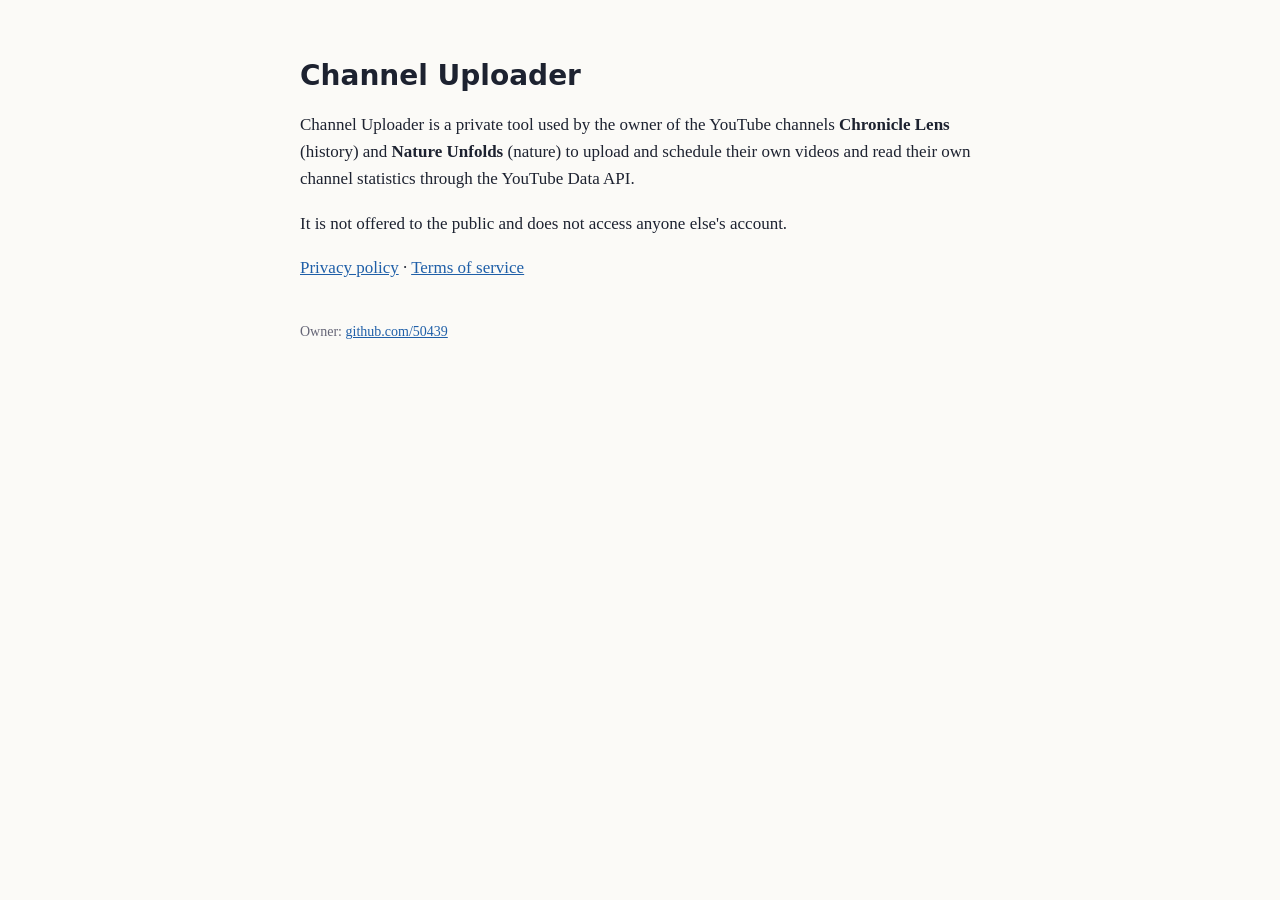
<file: index.html>
<!doctype html><html lang="en"><head><meta charset="utf-8"><meta name="viewport" content="width=device-width,initial-scale=1"><title>Channel Uploader</title><link rel="stylesheet" href="style.css"></head><body>
<h1>Channel Uploader</h1>
<p>Channel Uploader is a private tool used by the owner of the YouTube channels <b>Chronicle Lens</b> (history) and <b>Nature Unfolds</b> (nature) to upload and schedule their own videos and read their own channel statistics through the YouTube Data API.</p>
<p>It is not offered to the public and does not access anyone else's account.</p>
<p><a href="privacy.html">Privacy policy</a> · <a href="terms.html">Terms of service</a></p>
<footer>Owner: <a href="https://github.com/50439">github.com/50439</a></footer>
</body></html>
</file>
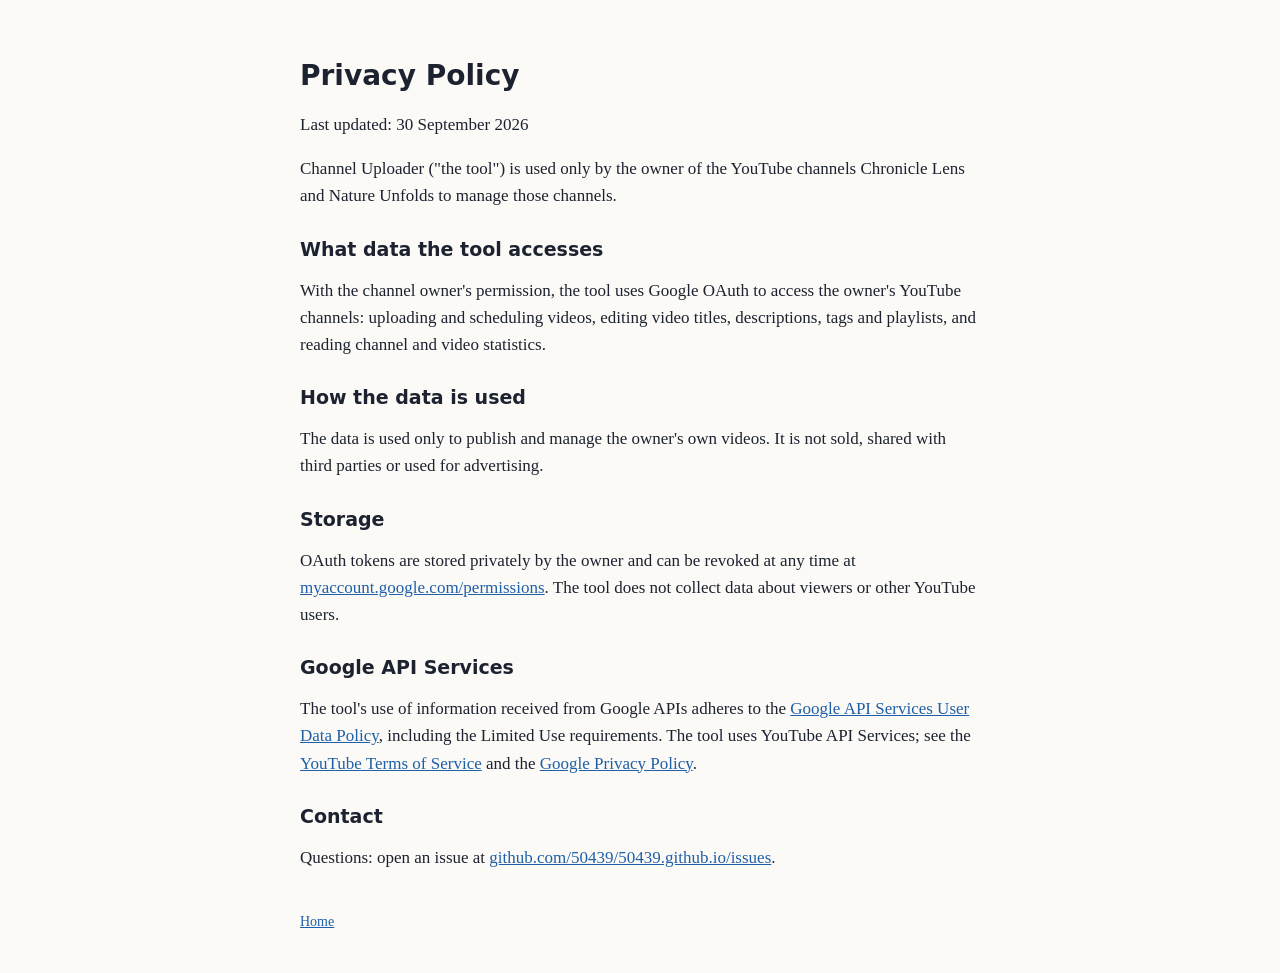
<file: privacy.html>
<!doctype html><html lang="en"><head><meta charset="utf-8"><meta name="viewport" content="width=device-width,initial-scale=1"><title>Privacy Policy</title><link rel="stylesheet" href="style.css"></head><body>
<h1>Privacy Policy</h1><p>Last updated: 30 September 2026</p>
<p>Channel Uploader ("the tool") is used only by the owner of the YouTube channels Chronicle Lens and Nature Unfolds to manage those channels.</p>
<h2>What data the tool accesses</h2>
<p>With the channel owner's permission, the tool uses Google OAuth to access the owner's YouTube channels: uploading and scheduling videos, editing video titles, descriptions, tags and playlists, and reading channel and video statistics.</p>
<h2>How the data is used</h2>
<p>The data is used only to publish and manage the owner's own videos. It is not sold, shared with third parties or used for advertising.</p>
<h2>Storage</h2>
<p>OAuth tokens are stored privately by the owner and can be revoked at any time at <a href="https://myaccount.google.com/permissions">myaccount.google.com/permissions</a>. The tool does not collect data about viewers or other YouTube users.</p>
<h2>Google API Services</h2>
<p>The tool's use of information received from Google APIs adheres to the <a href="https://developers.google.com/terms/api-services-user-data-policy">Google API Services User Data Policy</a>, including the Limited Use requirements. The tool uses YouTube API Services; see the <a href="https://www.youtube.com/t/terms">YouTube Terms of Service</a> and the <a href="https://policies.google.com/privacy">Google Privacy Policy</a>.</p>
<h2>Contact</h2><p>Questions: open an issue at <a href="https://github.com/50439/50439.github.io/issues">github.com/50439/50439.github.io/issues</a>.</p>
<footer><a href="index.html">Home</a></footer></body></html>
</file>
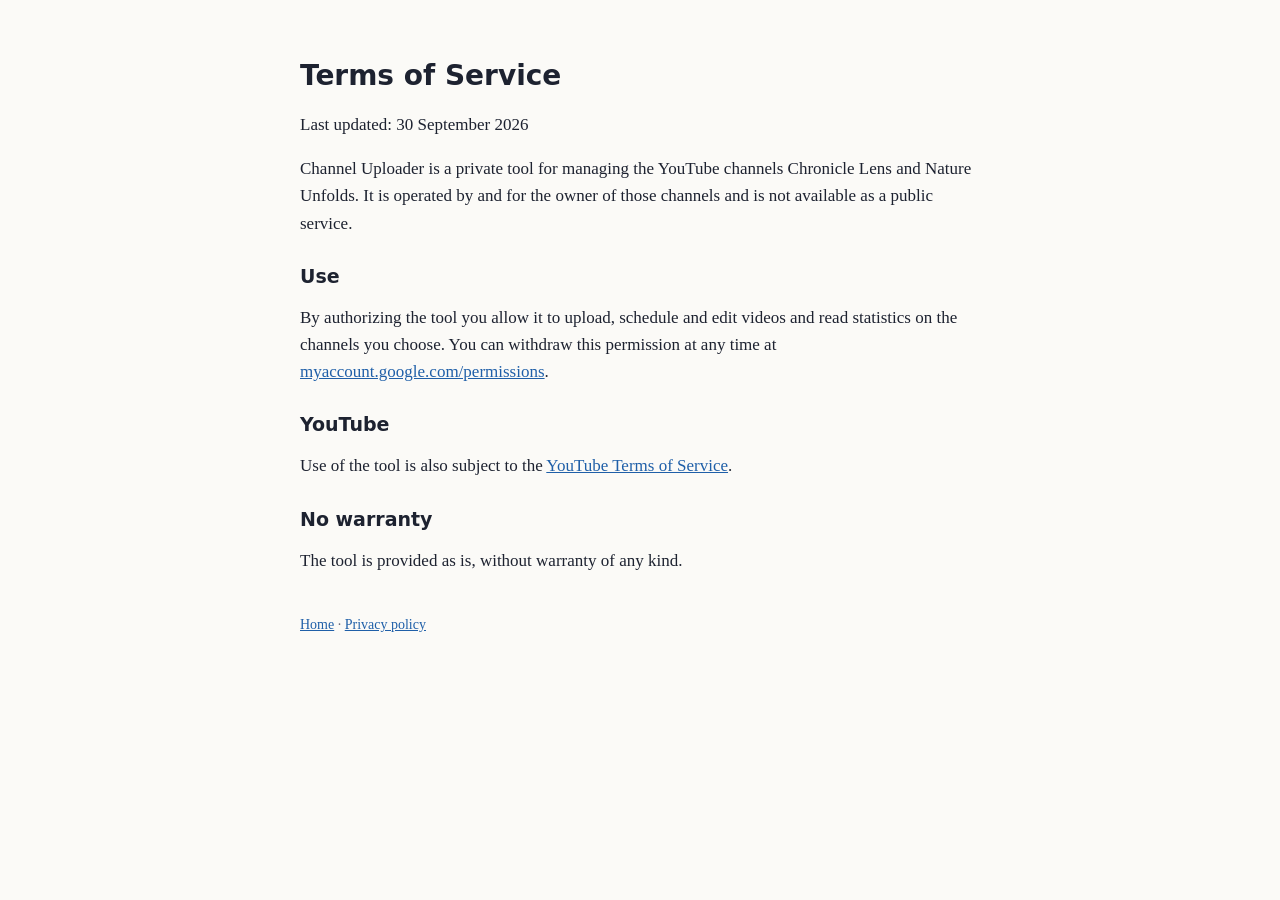
<file: terms.html>
<!doctype html><html lang="en"><head><meta charset="utf-8"><meta name="viewport" content="width=device-width,initial-scale=1"><title>Terms of Service</title><link rel="stylesheet" href="style.css"></head><body>
<h1>Terms of Service</h1><p>Last updated: 30 September 2026</p>
<p>Channel Uploader is a private tool for managing the YouTube channels Chronicle Lens and Nature Unfolds. It is operated by and for the owner of those channels and is not available as a public service.</p>
<h2>Use</h2><p>By authorizing the tool you allow it to upload, schedule and edit videos and read statistics on the channels you choose. You can withdraw this permission at any time at <a href="https://myaccount.google.com/permissions">myaccount.google.com/permissions</a>.</p>
<h2>YouTube</h2><p>Use of the tool is also subject to the <a href="https://www.youtube.com/t/terms">YouTube Terms of Service</a>.</p>
<h2>No warranty</h2><p>The tool is provided as is, without warranty of any kind.</p>
<footer><a href="index.html">Home</a> · <a href="privacy.html">Privacy policy</a></footer></body></html>
</file>
<file: style.css>
body{font:17px/1.6 Georgia,serif;max-width:680px;margin:0 auto;padding:40px 20px;color:#1d2230;background:#fbfaf7}
h1{font:600 28px/1.2 system-ui,sans-serif}h2{font:600 19px system-ui,sans-serif;margin-top:28px}
a{color:#1f5fa8}footer{margin-top:40px;font-size:14px;color:#667}
</file>
